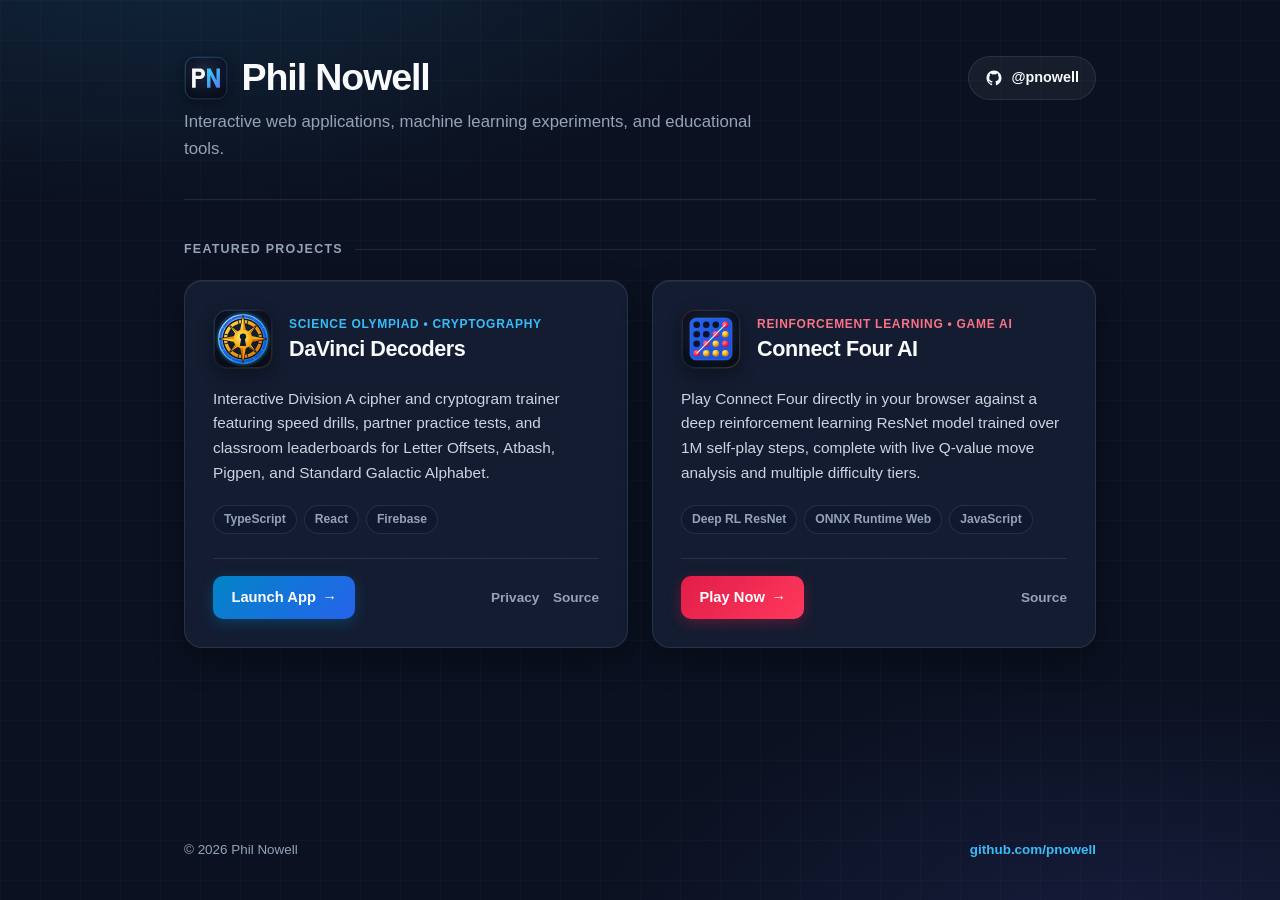
<file: index.html>
<!doctype html>
<html lang="en">
  <head>
    <meta charset="UTF-8" />
    <meta name="viewport" content="width=device-width, initial-scale=1.0" />
    <!-- TODO(security): frame-ancestors / X-Frame-Options HTTP response headers are managed by GitHub Pages static hosting and cannot be set via HTML meta tags. -->
    <meta
      http-equiv="Content-Security-Policy"
      content="default-src 'none'; style-src 'self'; img-src 'self'; base-uri 'self'; form-action 'none';"
    />
    <meta name="referrer" content="strict-origin-when-cross-origin" />
    <meta
      name="description"
      content="Phil Nowell — Interactive web applications, AI experiments, and educational tools including DaVinci Decoders and Connect Four AI."
    />
    <link rel="icon" type="image/svg+xml" href="./favicon.svg" />
    <link rel="stylesheet" href="./styles.css" />
    <title>Phil Nowell — Projects</title>
  </head>
  <body>
    <div class="page-shell">
      <header class="hero">
        <div class="hero-identity">
          <div class="hero-title-row">
            <img
              src="./favicon.svg"
              alt="Phil Nowell monogram"
              class="hero-monogram"
              width="44"
              height="44"
            />
            <h1>Phil Nowell</h1>
          </div>
          <p class="hero-subtitle">
            Interactive web applications, machine learning experiments, and educational tools.
          </p>
        </div>

        <a
          class="github-profile-btn"
          href="https://github.com/pnowell"
          rel="noopener noreferrer"
          target="_blank"
        >
          <svg
            class="icon-inline"
            viewBox="0 0 24 24"
            fill="currentColor"
            aria-hidden="true"
          >
            <path
              fill-rule="evenodd"
              clip-rule="evenodd"
              d="M12 2C6.477 2 2 6.484 2 12.017c0 4.425 2.865 8.18 6.839 9.504.5.092.682-.217.682-.483 0-.237-.008-.868-.013-1.703-2.782.605-3.369-1.343-3.369-1.343-.454-1.158-1.11-1.466-1.11-1.466-.908-.62.069-.608.069-.608 1.003.07 1.53 1.032 1.53 1.032.892 1.53 2.341 1.088 2.91.832.092-.647.35-1.088.636-1.338-2.22-.253-4.555-1.113-4.555-4.951 0-1.093.39-1.988 1.029-2.688-.103-.253-.446-1.272.098-2.65 0 0 .84-.27 2.75 1.026A9.564 9.564 0 0 1 12 6.844a9.59 9.59 0 0 1 2.504.337c1.909-1.296 2.747-1.027 2.747-1.027.546 1.379.202 2.398.1 2.651.64.7 1.028 1.595 1.028 2.688 0 3.848-2.339 4.695-4.566 4.943.359.309.678.92.678 1.855 0 1.338-.012 2.419-.012 2.747 0 .268.18.58.688.482A10.02 10.02 0 0 0 22 12.017C22 6.484 17.522 2 12 2Z"
            />
          </svg>
          <span>@pnowell</span>
        </a>
      </header>

      <main>
        <h2 class="section-heading">Featured Projects</h2>

        <div class="projects-grid">
          <!-- DaVinci Decoders -->
          <article class="project-card">
            <div class="card-top">
              <img
                src="./davinci-logo.svg"
                alt="DaVinci Decoders compass cipher logo"
                class="project-logo"
                width="60"
                height="60"
              />
              <div class="card-titles">
                <div class="project-eyebrow">Science Olympiad &bull; Cryptography</div>
                <h3 class="project-title">DaVinci Decoders</h3>
              </div>
            </div>

            <p class="project-description">
              Interactive Division A cipher and cryptogram trainer featuring speed drills, partner
              practice tests, and classroom leaderboards for Letter Offsets, Atbash, Pigpen, and
              Standard Galactic Alphabet.
            </p>

            <ul class="tech-tags" aria-label="DaVinci Decoders technologies">
              <li class="tech-tag">TypeScript</li>
              <li class="tech-tag">React</li>
              <li class="tech-tag">Firebase</li>
            </ul>

            <div class="card-actions">
              <a class="btn-launch" href="https://pnowell.github.io/codebusters/">
                <span>Launch App</span>
                <span aria-hidden="true">&rarr;</span>
              </a>
              <div class="card-secondary-links">
                <a
                  class="link-subtle"
                  href="https://pnowell.github.io/codebusters/privacy_policy.html"
                >
                  Privacy
                </a>
                <a
                  class="link-subtle"
                  href="https://github.com/pnowell/codebusters"
                  rel="noopener noreferrer"
                  target="_blank"
                >
                  Source
                </a>
              </div>
            </div>
          </article>

          <!-- Connect Four AI -->
          <article class="project-card card-coral">
            <div class="card-top">
              <img
                src="./connect4-logo.svg"
                alt="Connect Four AI board logo"
                class="project-logo"
                width="60"
                height="60"
              />
              <div class="card-titles">
                <div class="project-eyebrow eyebrow-coral">Reinforcement Learning &bull; Game AI</div>
                <h3 class="project-title">Connect Four AI</h3>
              </div>
            </div>

            <p class="project-description">
              Play Connect Four directly in your browser against a deep reinforcement learning
              ResNet model trained over 1M self-play steps, complete with live Q-value move analysis
              and multiple difficulty tiers.
            </p>

            <ul class="tech-tags" aria-label="Connect Four AI technologies">
              <li class="tech-tag">Deep RL ResNet</li>
              <li class="tech-tag">ONNX Runtime Web</li>
              <li class="tech-tag">JavaScript</li>
            </ul>

            <div class="card-actions">
              <a class="btn-launch btn-launch-coral" href="https://pnowell.github.io/ConnectFour/">
                <span>Play Now</span>
                <span aria-hidden="true">&rarr;</span>
              </a>
              <div class="card-secondary-links">
                <a
                  class="link-subtle"
                  href="https://github.com/pnowell/ConnectFour"
                  rel="noopener noreferrer"
                  target="_blank"
                >
                  Source
                </a>
              </div>
            </div>
          </article>
        </div>
      </main>

      <footer class="site-footer">
        <span>&copy; 2026 Phil Nowell</span>
        <a href="https://github.com/pnowell" rel="noopener noreferrer" target="_blank">
          github.com/pnowell
        </a>
      </footer>
    </div>
  </body>
</html>
</file>
<file: styles.css>
:root {
  --bg-deep: #0b1120;
  --bg-surface: rgba(22, 33, 54, 0.78);
  --bg-surface-hover: rgba(28, 42, 68, 0.92);
  --border-subtle: rgba(148, 163, 184, 0.16);
  --border-highlight: rgba(56, 189, 248, 0.48);
  --text-primary: #f8fafc;
  --text-secondary: #cbd5e1;
  --text-muted: #94a3b8;
  --accent-sky: #38bdf8;
  --accent-blue: #2563eb;
  --accent-amber: #fbbf24;
  --accent-coral: #ff385c;
}

* {
  box-sizing: border-box;
  margin: 0;
  padding: 0;
}

html {
  min-height: 100%;
  color-scheme: dark;
}

body {
  min-height: 100vh;
  display: flex;
  flex-direction: column;
  background-color: var(--bg-deep);
  background-image:
    radial-gradient(ellipse 80% 55% at 15% -10%, rgba(56, 189, 248, 0.14), transparent 60%),
    radial-gradient(ellipse 70% 50% at 88% 105%, rgba(99, 102, 241, 0.13), transparent 60%),
    linear-gradient(rgba(148, 163, 184, 0.03) 1px, transparent 1px),
    linear-gradient(90deg, rgba(148, 163, 184, 0.03) 1px, transparent 1px);
  background-size: 100% 100%, 100% 100%, 40px 40px, 40px 40px;
  color: var(--text-primary);
  font-family: -apple-system, BlinkMacSystemFont, 'Inter', 'Segoe UI', Roboto, Helvetica, Arial, sans-serif;
  line-height: 1.6;
  -webkit-font-smoothing: antialiased;
}

.page-shell {
  width: 100%;
  max-width: 960px;
  margin: 0 auto;
  padding: 3.5rem 1.5rem 2.5rem;
  flex: 1;
  display: flex;
  flex-direction: column;
}

/* Hero Header */
.hero {
  display: flex;
  flex-wrap: wrap;
  align-items: flex-start;
  justify-content: space-between;
  gap: 1.25rem;
  padding-bottom: 2.25rem;
  margin-bottom: 2.5rem;
  border-bottom: 1px solid var(--border-subtle);
}

.hero-identity {
  max-width: 600px;
}

.hero-title-row {
  display: flex;
  align-items: center;
  gap: 0.85rem;
  margin-bottom: 0.55rem;
}

.hero-monogram {
  width: 44px;
  height: 44px;
  border-radius: 11px;
  flex-shrink: 0;
  box-shadow: 0 4px 14px rgba(0, 0, 0, 0.35);
}

.hero h1 {
  font-size: clamp(1.85rem, 4vw, 2.35rem);
  font-weight: 800;
  letter-spacing: -0.03em;
  line-height: 1.15;
  color: var(--text-primary);
}

.hero-subtitle {
  font-size: 1.05rem;
  color: var(--text-muted);
}

.github-profile-btn {
  display: inline-flex;
  align-items: center;
  gap: 0.55rem;
  padding: 0.58rem 1rem;
  border-radius: 9999px;
  background: rgba(255, 255, 255, 0.05);
  border: 1px solid var(--border-subtle);
  color: var(--text-primary);
  text-decoration: none;
  font-size: 0.9rem;
  font-weight: 600;
  transition: background 0.18s ease, border-color 0.18s ease, transform 0.15s ease;
}

.github-profile-btn:hover,
.github-profile-btn:focus-visible {
  background: rgba(255, 255, 255, 0.1);
  border-color: rgba(148, 163, 184, 0.38);
  transform: translateY(-1px);
}

.icon-inline {
  width: 18px;
  height: 18px;
  flex-shrink: 0;
}

/* Section Label */
.section-heading {
  display: flex;
  align-items: center;
  gap: 0.75rem;
  font-size: 0.78rem;
  font-weight: 700;
  text-transform: uppercase;
  letter-spacing: 0.1em;
  color: var(--text-muted);
  margin-bottom: 1.25rem;
}

.section-heading::after {
  content: '';
  flex: 1;
  height: 1px;
  background: var(--border-subtle);
}

/* Projects Grid */
.projects-grid {
  display: grid;
  grid-template-columns: repeat(2, minmax(0, 1fr));
  gap: 1.5rem;
}

.project-card {
  position: relative;
  display: flex;
  flex-direction: column;
  background: var(--bg-surface);
  border: 1px solid var(--border-subtle);
  border-radius: 18px;
  padding: 1.75rem;
  box-shadow:
    0 12px 32px rgba(0, 0, 0, 0.32),
    inset 0 1px 0 rgba(255, 255, 255, 0.06);
  transition: transform 0.2s ease, border-color 0.2s ease, background 0.2s ease, box-shadow 0.2s ease;
}

.project-card:hover {
  transform: translateY(-3px);
  background: var(--bg-surface-hover);
  border-color: var(--border-highlight);
  box-shadow:
    0 18px 40px rgba(0, 0, 0, 0.42),
    0 0 24px rgba(56, 189, 248, 0.1),
    inset 0 1px 0 rgba(255, 255, 255, 0.09);
}

.card-coral:hover {
  border-color: rgba(255, 56, 92, 0.5);
  box-shadow:
    0 18px 40px rgba(0, 0, 0, 0.42),
    0 0 24px rgba(255, 56, 92, 0.11),
    inset 0 1px 0 rgba(255, 255, 255, 0.09);
}

.card-top {
  display: flex;
  align-items: center;
  gap: 1rem;
  margin-bottom: 1.15rem;
}

.project-logo {
  width: 60px;
  height: 60px;
  border-radius: 14px;
  flex-shrink: 0;
  box-shadow: 0 6px 16px rgba(0, 0, 0, 0.35);
}

.card-titles {
  min-width: 0;
}

.project-eyebrow {
  font-size: 0.75rem;
  font-weight: 700;
  text-transform: uppercase;
  letter-spacing: 0.06em;
  color: var(--accent-sky);
  margin-bottom: 0.15rem;
}

.eyebrow-coral {
  color: #fb7185;
}

.project-title {
  font-size: 1.35rem;
  font-weight: 800;
  letter-spacing: -0.02em;
  line-height: 1.2;
  color: var(--text-primary);
}

.project-description {
  color: var(--text-secondary);
  font-size: 0.96rem;
  margin-bottom: 1.25rem;
  flex: 1;
}

.tech-tags {
  display: flex;
  flex-wrap: wrap;
  gap: 0.45rem;
  list-style: none;
  margin-bottom: 1.5rem;
}

.tech-tag {
  font-size: 0.76rem;
  font-weight: 600;
  color: var(--text-muted);
  background: rgba(15, 23, 42, 0.65);
  border: 1px solid rgba(148, 163, 184, 0.16);
  padding: 0.22rem 0.62rem;
  border-radius: 9999px;
}

.card-actions {
  display: flex;
  flex-wrap: wrap;
  align-items: center;
  justify-content: space-between;
  gap: 0.75rem;
  padding-top: 1.1rem;
  border-top: 1px solid var(--border-subtle);
}

.btn-launch {
  display: inline-flex;
  align-items: center;
  gap: 0.4rem;
  padding: 0.6rem 1.15rem;
  border-radius: 10px;
  background: linear-gradient(135deg, #0284c7, #2563eb);
  color: #ffffff;
  font-size: 0.92rem;
  font-weight: 700;
  text-decoration: none;
  box-shadow: 0 4px 14px rgba(2, 132, 199, 0.32);
  transition: transform 0.15s ease, box-shadow 0.15s ease, filter 0.15s ease;
}

.btn-launch:hover,
.btn-launch:focus-visible {
  transform: translateY(-1px);
  box-shadow: 0 6px 18px rgba(2, 132, 199, 0.48);
  filter: brightness(1.06);
}

.btn-launch-coral {
  background: linear-gradient(135deg, #e11d48, #ff385c);
  box-shadow: 0 4px 14px rgba(225, 29, 72, 0.32);
}

.btn-launch-coral:hover,
.btn-launch-coral:focus-visible {
  box-shadow: 0 6px 18px rgba(225, 29, 72, 0.48);
}

.card-secondary-links {
  display: inline-flex;
  align-items: center;
  gap: 0.85rem;
}

.link-subtle {
  color: var(--text-muted);
  text-decoration: none;
  font-size: 0.85rem;
  font-weight: 600;
  transition: color 0.15s ease;
}

.link-subtle:hover,
.link-subtle:focus-visible {
  color: var(--text-primary);
  text-decoration: underline;
}

/* Footer */
.site-footer {
  margin-top: auto;
  padding-top: 3rem;
  display: flex;
  flex-wrap: wrap;
  align-items: center;
  justify-content: space-between;
  gap: 0.75rem;
  font-size: 0.84rem;
  color: var(--text-muted);
}

.site-footer a {
  color: var(--accent-sky);
  text-decoration: none;
  font-weight: 600;
}

.site-footer a:hover,
.site-footer a:focus-visible {
  text-decoration: underline;
}

@media (max-width: 740px) {
  .page-shell {
    padding: 2.25rem 1.15rem 2rem;
  }

  .projects-grid {
    grid-template-columns: 1fr;
  }

  .project-card {
    padding: 1.4rem;
  }
}
</file>
